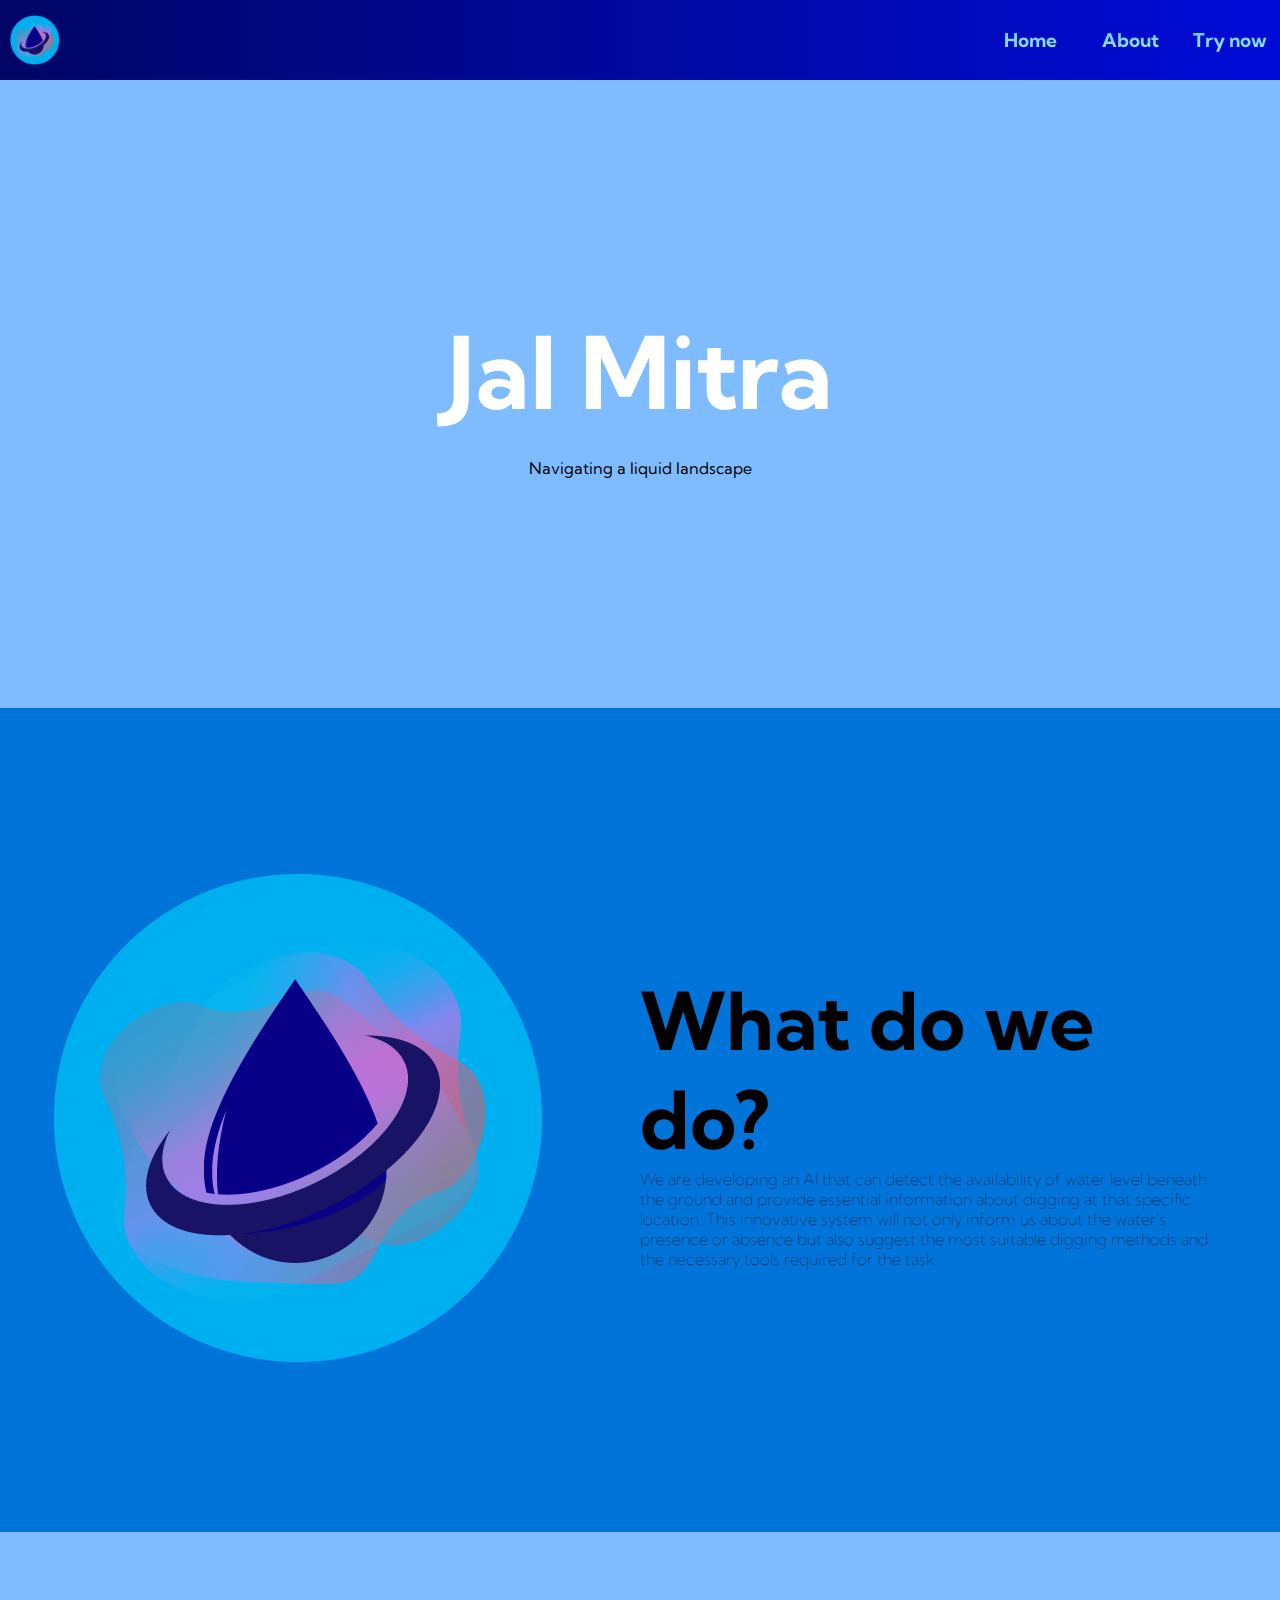
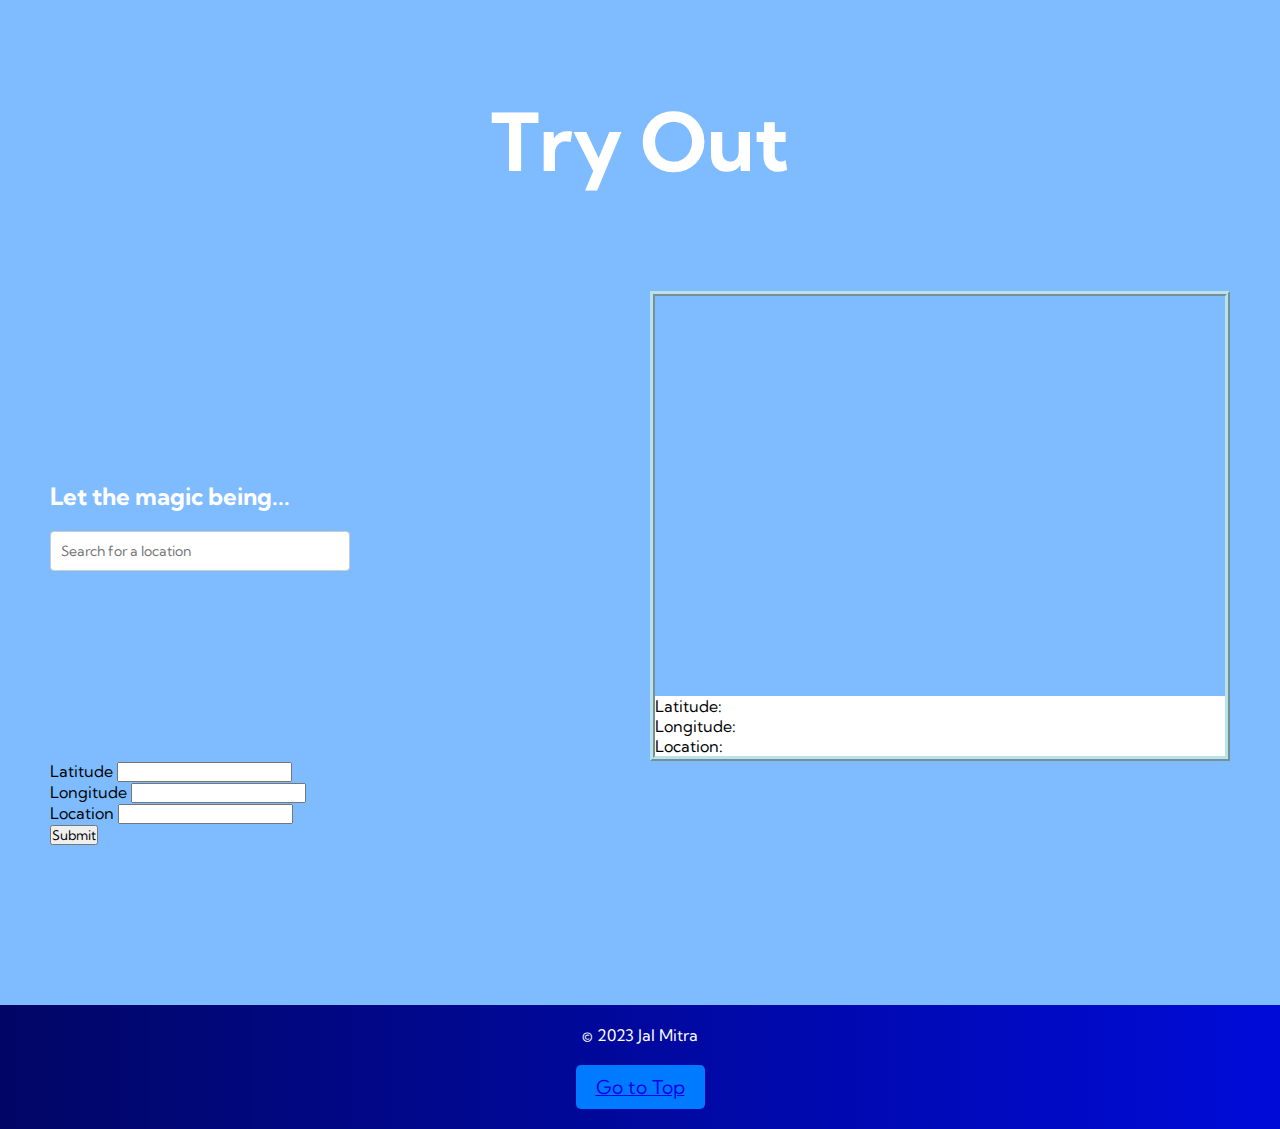
<file: templates/index.html>
<!DOCTYPE html>
<html lang="en">
<head>
    <meta charset="UTF-8">
    <meta name="viewport" content="width=device-width, initial-scale=1.0">
    <title>Jal Mitra</title>
    <link rel="stylesheet" href="../static/css/main.css">
    <link rel="shortcut icon" href="./Images/favicon.ico" type="image/x-icon">
    <link rel="preconnect" href="https://fonts.googleapis.com">
    <link rel="preconnect" href="https://fonts.gstatic.com" crossorigin>
    <link href="https://fonts.googleapis.com/css2?family=Kumbh+Sans&family=Roboto+Condensed:ital@1&display=swap" rel="stylesheet">
    <script src="https://api.mapbox.com/mapbox-gl-js/v2.6.1/mapbox-gl.js"></script>
    <link href="https://api.mapbox.com/mapbox-gl-js/v2.6.1/mapbox-gl.css" rel="stylesheet" />
</head>
<body>
    
    <header>
        <!-- Navbar Section -->
        <nav class="navbar">
            <div class="navbar__container">
                <a href="#home" id="navbar__logo"><img src="../static/Images/Jal Mitra Logo0.png" alt="Jal Mitra Logo" height="50px" width="50px" title="Image of Jal Mitra Logo"></a>
                <div class="navbar__toggle" id="mobile-menu">
                    <span class="bar"></span>
                    <span class="bar"></span>
                    <span class="bar"></span>
                </div>
                <ul class="navbar__menu">
                    <li class="navbar__item">
                        <a href="#home" class="navbar__links" id="home-page">Home</a>
                    </li>
                    <li class="navbar__item">
                        <a href="#about" class="navbar__links" id="about-page">About</a>
                    </li>
                    <li class="navbar__item">
                        <a href="#try" class="navbar__links" id="try-page">Try now</a>
                    </li>
                </ul>
            </div>
        </nav>

    </header>



    <main>
        <div class="hero" id="home">
            <div class="hero__container">
                <h1 class="hero__heading">Jal <span>Mitra</span></h1>
                <p class="hero__description">Navigating a liquid landscape</p>
            </div>
        </div>
        


        <div class="main" id="about">
            <div class="main__container">
                <div class="main__img--container">
                    <div class="main__img--card"><img src="../static/Images/Jal Mitra Logo0.png" alt="Logo of Jal Mitra" height="500px" width="500px"></div>
                </div>
                <div class="main__content">
                    <h2 id="main__content__heading">What do we do?</h2>
                    <p id="main__content__para">We are developing an AI that can detect the availability of water level beneath the ground and provide essential information about digging at that specific location. This innovative system will not only inform us about the water's presence or absence but also suggest the most suitable digging methods and the necessary tools required for the task.</p>
                </div>
            </div>
        </div>


        <div class="main__maps" id="try">
            <h2 id="main__maps__heading">Try Out</h2>
            <div class="main__maps__container">

                <div class="main__maps--choice">
                    <!-- For the drop down menu  -->
                    <div class="search-container">
                        <h2 id="search-container-heading">Let the magic being...</h2>
                        <br>
                        <input id="search-input" class="search-input" type="text" placeholder="Search for a location">
                        <div id="search-results" class="search-results"></div>
                    </div>
                </div>

                <div class="main__maps--map">
                    <div id="map"></div>
                    <div id="map__values">
                        <p>Latitude: <span id="latitude"></span></p>
                        <p>Longitude: <span id="longitude"></span></p>
                        <p>Location: <span id="location"></span></p>
                    </div>
                </div>
                
                <form action='/predict' id="location-form" method="POST">
                    <label for="latitude-input">Latitude</label>
                    <input type="text" id="latitude-input" name="LAT" value>
                    <br>
                    <label for="longitude-input">Longitude</label>
                    <input type="text" id="longitude-input" name="LONG">
                    <br>
                    <label for="location-input">Location</label>
                    <input type="text" id="location-input" name="LOC">
                    <br>
                    <button type="submit" value="">Submit</button>
                </form>

                <div class="values__returned">
                    

                </div>
            </div>            
        </div>
    </main>



    <footer>
        <p>&copy; 2023 Jal Mitra</p>
        <br>
        <button id="goToTop"><a href="/" id="top_top">Go to Top</a></button>
    </footer>

    <script src="../static/js/app.js"></script>
</body>
</html>
</file>
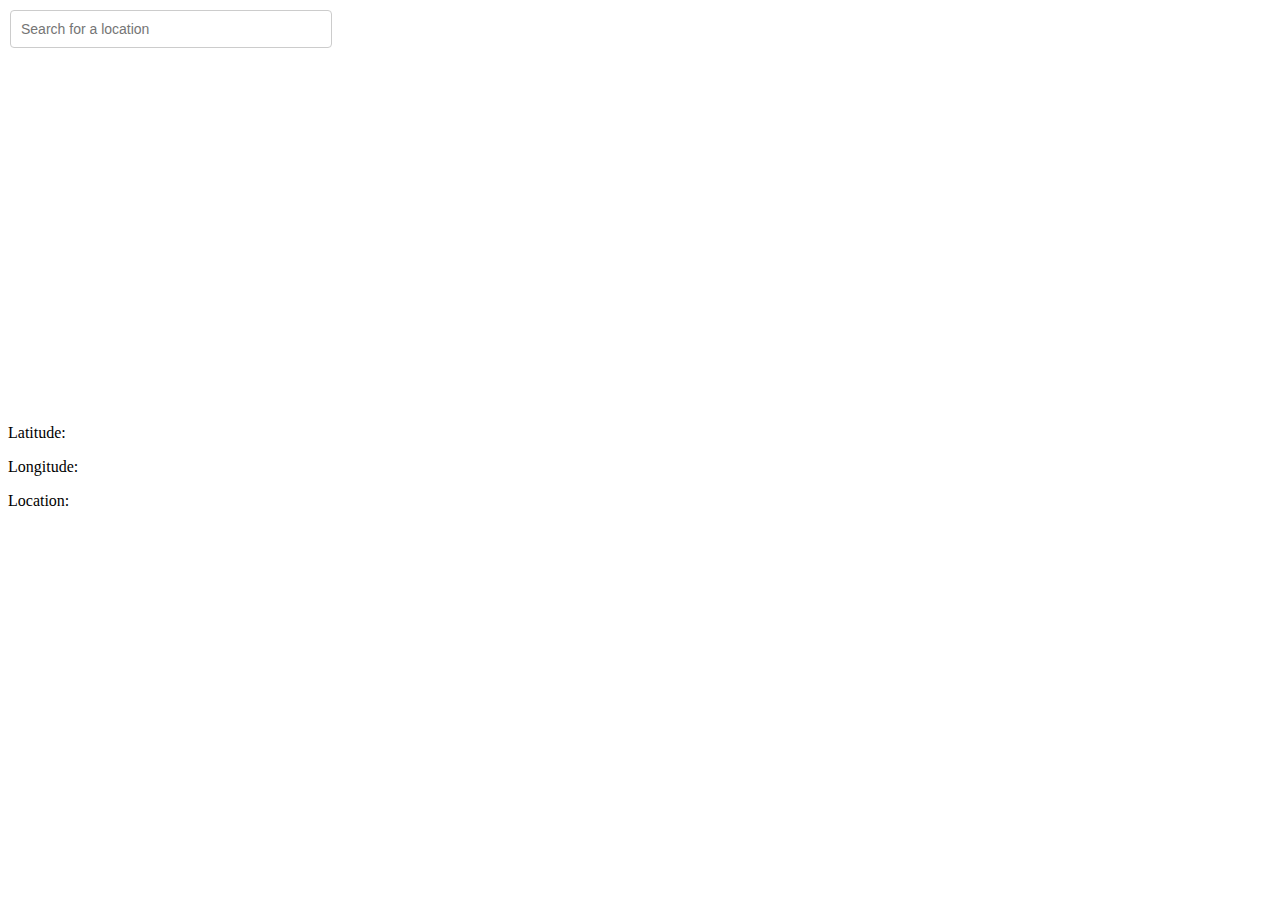
<file: Archive/longitude_latitude.html>
<!DOCTYPE html>
<html>
<head>
    <title>Mapbox Example with Search Bar</title>
    <script src="https://api.mapbox.com/mapbox-gl-js/v2.6.1/mapbox-gl.js"></script>
    <link href="https://api.mapbox.com/mapbox-gl-js/v2.6.1/mapbox-gl.css" rel="stylesheet" />
    <style>
        /* Set the map container size */
        #map {
            height: 400px;
            width: 100%;
        }

        /* Style for the search bar container */
        .search-container {
            position: absolute;
            top: 10px;
            left: 10px;
            z-index: 1;
        }

        /* Style for the search input and dropdown */
        .search-input {
            width: 300px;
            padding: 10px;
            font-size: 14px;
            border: 1px solid #ccc;
            border-radius: 4px;
        }

        .search-results {
            background-color: white;
            border: 1px solid #ccc;
            border-radius: 4px;
            position: absolute;
            width: 300px;
            max-height: 150px;
            overflow-y: auto;
            display: none;
        }

        .search-item {
            padding: 5px 10px;
            cursor: pointer;
        }

        .search-item:hover {
            background-color: #f0f0f0;
        }
    </style>
</head>
<body>
    <div class="search-container">
        <input id="search-input" class="search-input" type="text" placeholder="Search for a location">
        <div id="search-results" class="search-results"></div>
    </div>
    <div id="map"></div>
    <p>Latitude: <span id="latitude"></span></p>
    <p>Longitude: <span id="longitude"></span></p>
    <p>Location: <span id="location"></span></p>
    <script>
        // Replace 'YOUR_PUBLIC_ACCESS_TOKEN' with your actual Mapbox public access token
        mapboxgl.accessToken = 'pk.eyJ1Ijoic3JpcmFtY2hpbm1heSIsImEiOiJjbG11ZWVhajYwaDN0MmtvY3phNThhcmFkIn0.qMUf1E7BZKxYHmZ14yoMNA';

        var map = new mapboxgl.Map({
            container: 'map', // Specify the container ID
            style: 'mapbox://styles/mapbox/streets-v11', // Use a Mapbox style
            center: [78.9629, 20.5937], // Set the initial center coordinates for India (longitude, latitude)
            zoom: 5 // Set the initial zoom level
        });

        // Initialize variables to store latitude, longitude, and location
        var latitudeElement = document.getElementById('latitude');
        var longitudeElement = document.getElementById('longitude');
        var locationElement = document.getElementById('location');

        // Initialize a marker variable
        var marker = new mapboxgl.Marker();

        // Add zoom controls to the map
        map.addControl(new mapboxgl.NavigationControl());

        // Initialize search input and results elements
        var searchInput = document.getElementById('search-input');
        var searchResults = document.getElementById('search-results');

        // Add an event listener to the search input for typing
        searchInput.addEventListener('input', function (e) {
            var query = e.target.value;

            // Clear previous search results
            searchResults.innerHTML = '';

            // Perform a search with Mapbox Geocoding API
            fetch(`https://api.mapbox.com/geocoding/v5/mapbox.places/${query}.json?access_token=${mapboxgl.accessToken}`)
                .then(response => response.json())
                .then(data => {
                    // Display search results as dropdown items
                    data.features.forEach(function (feature) {
                        var searchItem = document.createElement('div');
                        searchItem.className = 'search-item';
                        searchItem.textContent = feature.place_name;
                        searchItem.addEventListener('click', function () {
                            // Set the map's center to the selected location
                            map.setCenter(feature.center);
                            map.setZoom(10); // You can adjust the zoom level as needed

                            // Update latitude and longitude
                            var latitude = feature.center[1];
                            var longitude = feature.center[0];
                            latitudeElement.textContent = latitude.toFixed(6);
                            longitudeElement.textContent = longitude.toFixed(6);

                            // Update location
                            locationElement.textContent = feature.place_name;

                            // Set the marker's location
                            marker.setLngLat([longitude, latitude])
                                .addTo(map);

                            searchInput.value = ''; // Clear the search input
                            searchResults.style.display = 'none'; // Hide the results
                        });
                        searchResults.appendChild(searchItem);
                    });

                    // Show the results dropdown
                    searchResults.style.display = 'block';
                })
                .catch(error => {
                    console.error('Error:', error);
                });
        });

        // Close the results dropdown when clicking outside of it
        document.addEventListener('click', function (e) {
            if (e.target !== searchInput && e.target !== searchResults) {
                searchResults.style.display = 'none';
            }
        });

        // Add a click event listener to the map
        map.on('click', function (e) {
            // Get the clicked coordinates
            var latitude = e.lngLat.lat;
            var longitude = e.lngLat.lng;

            // Update the HTML elements with the clicked coordinates
            latitudeElement.textContent = latitude.toFixed(6);
            longitudeElement.textContent = longitude.toFixed(6);

            // Perform reverse geocoding to get the location name
            fetch(`https://api.mapbox.com/geocoding/v5/mapbox.places/${longitude},${latitude}.json?access_token=${mapboxgl.accessToken}`)
                .then(response => response.json())
                .then(data => {
                    // Get the place name from the response
                    var placeName = data.features[0].place_name;
                    // Update the HTML element with the location name
                    locationElement.textContent = placeName;
                });

            // Set the marker's location to the clicked coordinates
            marker.setLngLat([longitude, latitude])
                .addTo(map);
        });
    </script>
</body>
</html>
</file>
<file: static/css/main.css>
*{
    box-sizing: border-box;
    margin: 0;
    padding: 0;
    font-family: 'Kumbh Sans', sans-serif;
    scroll-behavior: smooth;
}

/* Header Section */

.navbar{
    background-image: linear-gradient(to right,#010665 0%,#000bd8 100%);
    height: 80px;
    display: flex;
    justify-content: center;
    align-items: center;
    font-size: 1.2rem;
    position: sticky;
    top: 0;
    z-index: 999;
}

.navbar__container{
    display: flex;
    justify-content: space-between;
    height: 80px;
    z-index: 1;
    width: 100%;
    max-width: 1300px;
    margin: 0 auto;
    padding: 0 0px;
    /* 20px padding in the second */
}

#navbar__logo{
    display: flex;
    align-items: center;
    position:relative;
    padding: 10px;
}

.navbar__menu{
    display: flex;
    align-items: center;
    list-style: none;
}

.navbar__item{
    height: 80px;
}

.navbar__links{
    background: linear-gradient(to top, #ffffff 0%, #00b4d8 100%);
    -webkit-background-clip: text; 
    background-clip: text; 
    color: transparent; 
    display: flex;
    align-items: center;
    justify-content: center;
    width: 100px;
    text-decoration: none;
    height: 100%;
    transition: all 0.3s ease;
    font-weight: bold;
}

.navbar__links:hover{
    color: #ffffff;
    transition: all 0.3s ease;
}

@media screen and (max-width: 200px) {
    .navbar__container{
        display: flex;
        justify-content: space-between;
        height: 80px;
        z-index: 1;
        width: 100%;
        max-width: 1300px;
        padding: 0;
    }

    .navbar__menu{
        display: grid;
        grid-template-columns: auto;
        margin: 0;
        width: 100%;
        position: absolute;
        top: -1000px;
        opacity: 1;
        transition: all 0.5s ease;
        z-index: -1;
    }

    .navbar__menu.active{
        background: #131313;
        top: 100%;
        opacity: 1;
        transition: all 0.5s ease;
        z-index: 99;
        height: 60vh;
        font-size: 1.6rem;
    }

    #navbar__logo{
        padding-left: 25px;
    }

    .navbar__toggle.bar{
        width: 25px;
        height: 3px;
        margin: 5px auto;
        transition: all 0.3s ease-in-out;
        background: #fff;
    }

    .navbar__item{
        width: 100%;

    }

    .navbar__links{
        text-align: center;
        padding: 2rem;
        width: 100%;
        display: table;
    }
}


/* Apply CSS styles to the iframe by targeting its class */
.styled-iframe {
    width: 40%; /* Adjust the width as needed */
    height: 400px; /* Adjust the height as needed */
    border: 2px solid #0074D9; /* Add a border around the iframe */
    border-radius: 10px; /* Add rounded corners to the iframe */
    margin: 20px; /* Add space around the iframe */
    box-shadow: 0 0 10px rgba(0, 0, 0, 0.5); /* Add a shadow to the iframe */
    float: right;
}

/* Footer Section */

footer {
    /* background-color: #333; */
    /* color: #fff; */
    background-image: linear-gradient(to right,#010665 0%,#000bd8 100%);
    padding: 20px;
    text-align: center;
    color: white;
}

#goToTop {
    background-color: #007bff; /* Background color */
    color: #fff; /* Text color */
    padding: 10px 20px; /* Padding around text */
    border: none; /* Remove border */
    border-radius: 5px; /* Rounded corners */
    cursor: pointer; /* Change cursor on hover */
    font-size: 1.2rem; /* Font size */
  }
  
  /* Hover effect */
  #goToTop:hover {
    background-color: #0056b3; /* Darker background color on hover */
  }

  #top_top:visited{
    color: white;
  }


  /* Hero Section */
  .hero{
    background-color: #7ebcff;
    padding: 200px 0;
  }

  .hero__container {
    display: flex;
    flex-direction: column;
    justify-content: center;
    align-items: center;
    max-width: 1200px;
    margin: 0 auto;
    height: 90%;
    text-align: center;
    padding: 30px;
  }

  .hero__heading{
    font-size: 100px;
    margin-bottom: 24px;
    color: #fff;
  }

  /* About us Section */

  .main{
    background-color: #0074D9;
    padding: 10rem 0;
  }

  .main__container{
    display: grid;
    grid-template-columns: 1fr 1fr;
    align-items: center;
    justify-content: center;
    margin: 0 auto;
    height: 90%;
    z-index: 1;
    width: 100%;
    max-width: 1300px;
    padding: 0 50px;
  }

  #main__content__heading{
    font-size: 5rem;
  }

  #main__content__para{
    font-weight: lighter;
    font-size: 1rem;
  }

  /* Main Maps Container */

  .main__maps{
    background-color: #7ebcff;
    padding: 10rem 0;
  }

  .main__maps__container{
    display: grid;
    grid-template-columns: 1fr 1fr;
    align-items: center;
    justify-content: center;
    margin: 0 auto;
    height: 90%;
    z-index: 1;
    width: 100%;
    max-width: 1300px;
    padding: 0 50px;
    grid-column-gap: 20px;
  }

  #main__maps__heading{
    display: flex;
    flex-direction: column;
    justify-content: center;
    align-items: center;
    margin-bottom: 100px;
    font-size: 5rem;
    color: white;
  }

  #map {
    height: 400px;
    width: 100%;
}

#map__values{
  background-color: white;
}

.main__maps--map{
  border: 5px ridge #b9e2ea;
}

.search-input {
  width: 300px;
  padding: 10px;
  font-size: 14px;
  border: 1px solid #ccc;
  border-radius: 4px;
}

.search-results {
  background-color: white;
  border: 1px solid #ccc;
  border-radius: 4px;
  position: absolute;
  width: 300px;
  max-height: 150px;
  overflow-y: auto;
  display: none;
}

.search-item {
  padding: 5px 10px;
  cursor: pointer;
}

.search-item:hover {
  background-color: #f0f0f0;
}

#search-container-heading{
  color: #fff;
}
</file>
